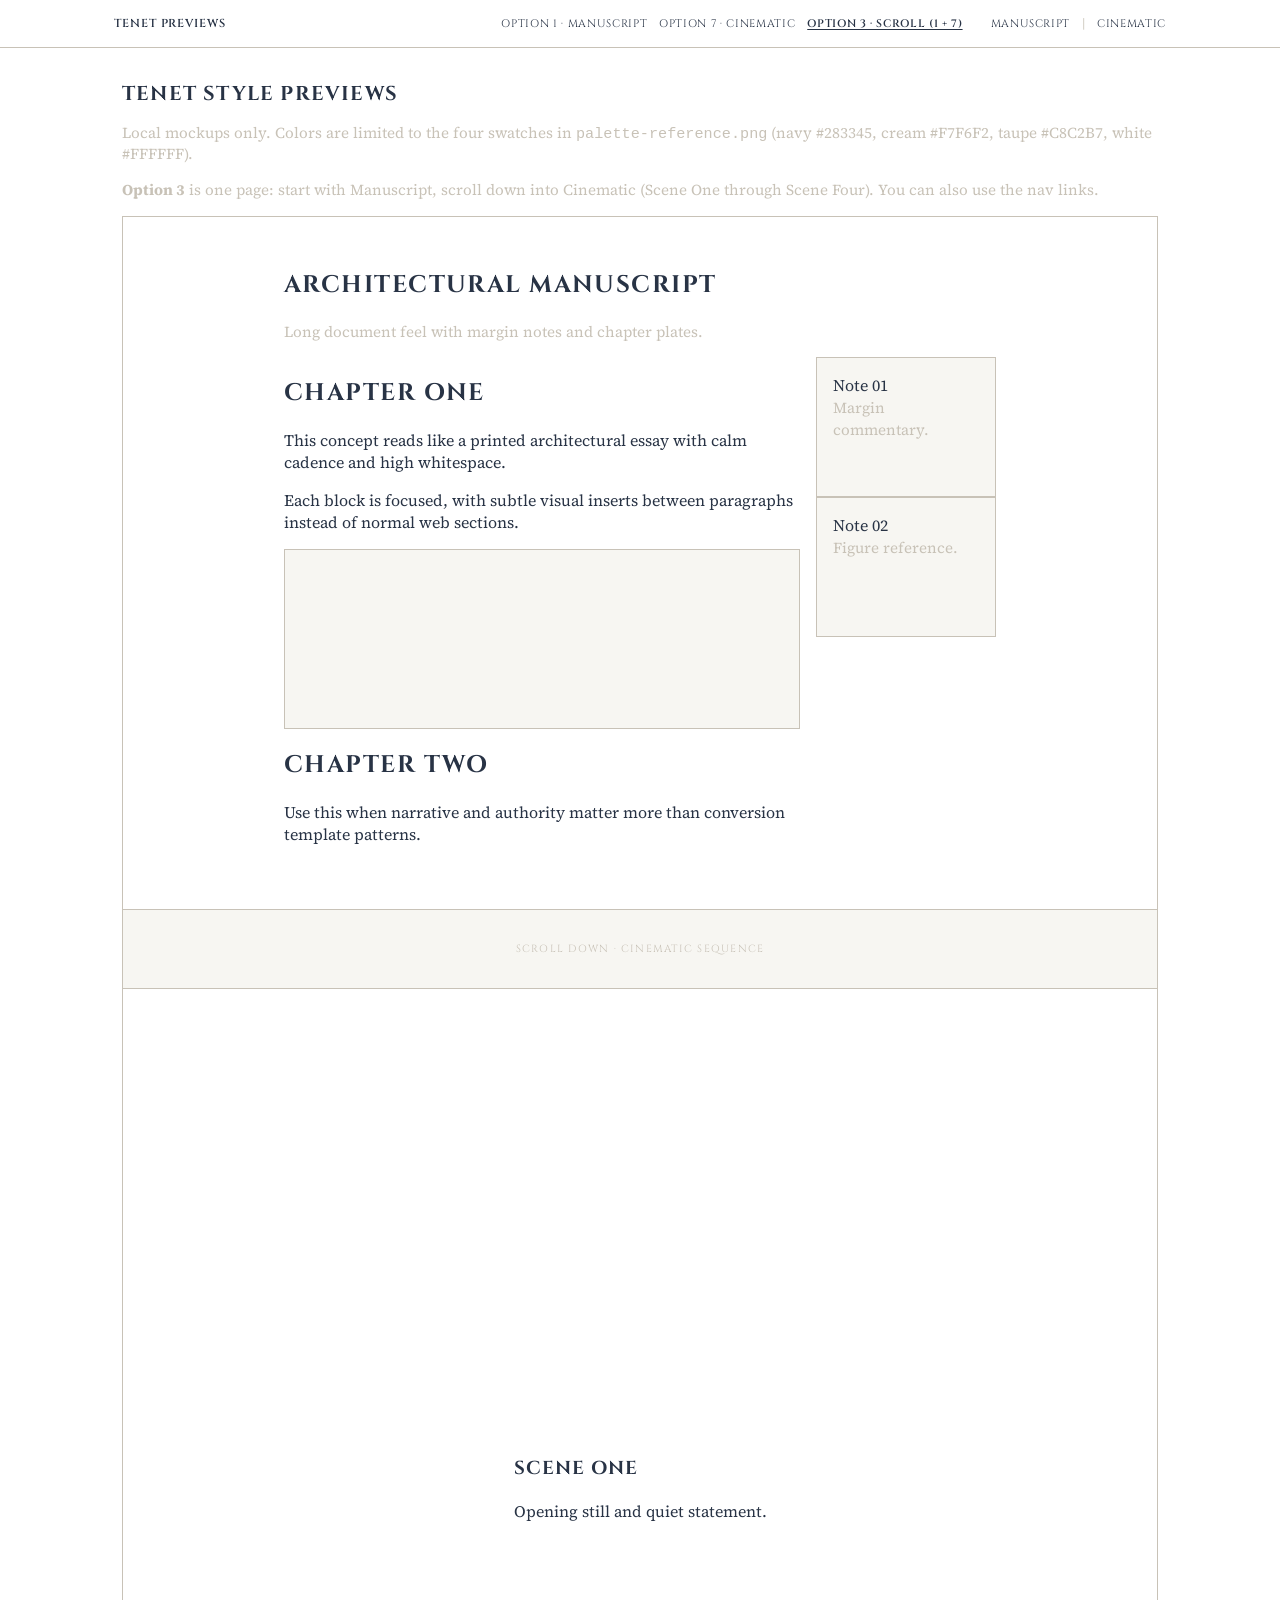
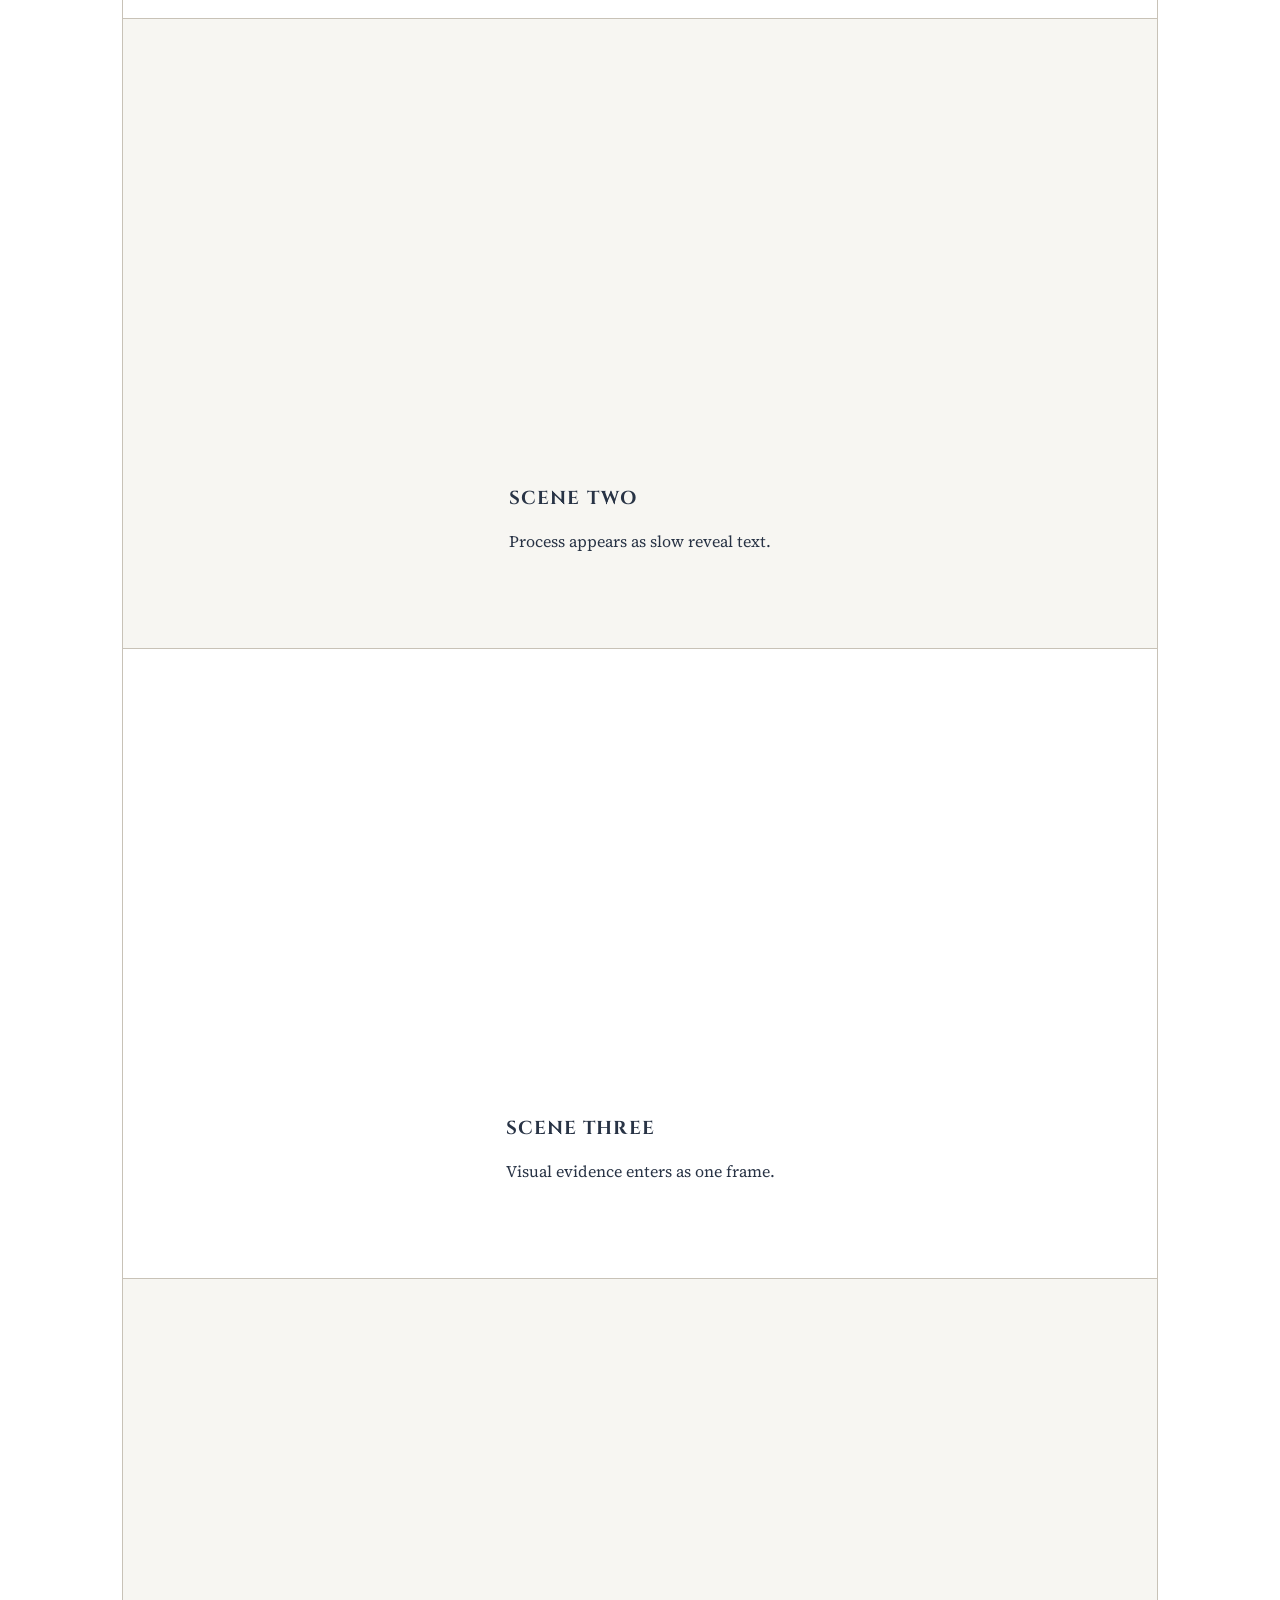
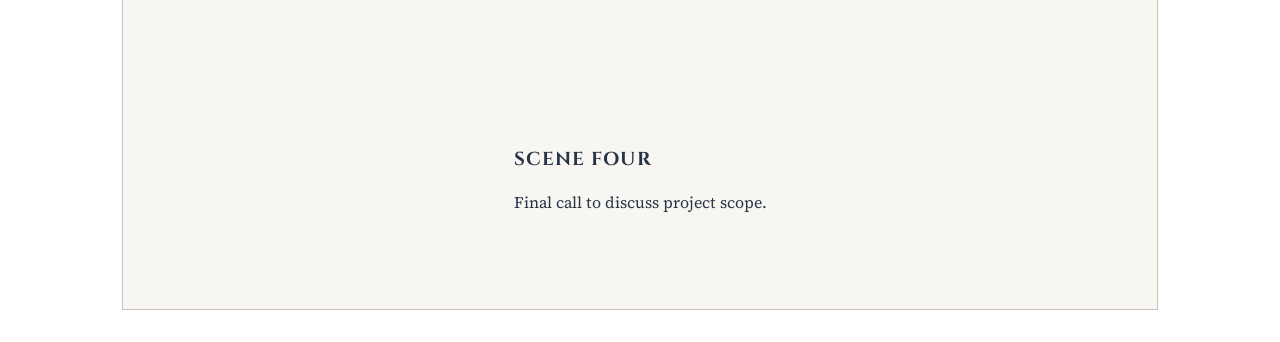
<file: index.html>
<!doctype html>
<html lang="en">
<head>
  <meta charset="UTF-8" />
  <meta name="viewport" content="width=device-width, initial-scale=1.0" />
  <title>Tenet style previews · Options 1, 7, and 3</title>
  <link rel="preconnect" href="https://fonts.googleapis.com">
  <link rel="preconnect" href="https://fonts.gstatic.com" crossorigin>
  <link href="https://fonts.googleapis.com/css2?family=Cinzel:wght@500;600&family=Source+Serif+4:wght@400;500&display=swap" rel="stylesheet">
  <link rel="stylesheet" href="./styles.css" />
  <style>
    .site-main-header {
      margin-bottom: 1rem;
    }
    .site-main-header h1 {
      margin: 0 0 0.35rem;
      font-size: 1.25rem;
    }
    .hub-panel > p.note {
      margin: 0 0 0.75rem;
    }
    .frame-wrap {
      border: 1px solid var(--taupe);
      background: var(--white);
      min-height: 72vh;
    }
    .frame-wrap iframe {
      display: block;
      width: 100%;
      height: 72vh;
      border: 0;
    }
  </style>
</head>
<body>
  <header class="site-nav" role="banner">
    <div class="site-nav-inner">
      <a class="site-nav-brand" href="index.html#p3">Tenet previews</a>
      <nav class="site-nav-primary" aria-label="Preview options">
        <a href="#p1" id="link-nav-1">Option 1 · Manuscript</a>
        <a href="#p7" id="link-nav-7">Option 7 · Cinematic</a>
        <a href="#p3" id="link-nav-3">Option 3 · Scroll (1 + 7)</a>
      </nav>
      <nav id="nav-jump-3" class="site-nav-jump" aria-label="Option 3 scroll targets" hidden>
        <a href="#manuscript" id="jump-manuscript">Manuscript</a>
        <span class="site-nav-sep" aria-hidden="true">|</span>
        <a href="#cinematic" id="jump-cinematic">Cinematic</a>
      </nav>
    </div>
  </header>

  <main class="wrap">
    <header class="site-main-header">
      <h1>Tenet style previews</h1>
      <p class="note">Local mockups only. Colors are limited to the four swatches in <code>palette-reference.png</code> (navy #283345, cream #F7F6F2, taupe #C8C2B7, white #FFFFFF).</p>
      <p class="note" style="margin-top:0.5rem"><strong>Option 3</strong> is one page: start with Manuscript, scroll down into Cinematic (Scene One through Scene Four). You can also use the nav links.</p>
    </header>

    <section id="panel-1" class="hub-panel" role="region" aria-label="Option 1" hidden>
      <p class="note">Full-page preview 1 (Architectural Manuscript), same content as Option 3 at the top.</p>
      <div class="frame-wrap">
        <iframe title="Option 1 – Manuscript" src="./01-manuscript.html?embed=1"></iframe>
      </div>
    </section>

    <section id="panel-7" class="hub-panel" role="region" aria-label="Option 7" hidden>
      <p class="note">Full-page preview 7 (Cinematic Sequence), same scenes as the lower part of Option 3.</p>
      <div class="frame-wrap">
        <iframe title="Option 7 – Cinematic" src="./07-cinematic.html?embed=1"></iframe>
      </div>
    </section>

    <section id="panel-3" class="hub-panel" role="region" aria-label="Option 3 combined scroll">
      <div class="opt3-flow">
        <div id="manuscript" class="opt3-anchor opt3-manuscript-inner">
          <h1>Architectural Manuscript</h1>
          <p class="note">Long document feel with margin notes and chapter plates.</p>
          <section style="display:grid;grid-template-columns:1fr 180px;gap:1rem">
            <article>
              <h2>Chapter One</h2>
              <p>This concept reads like a printed architectural essay with calm cadence and high whitespace.</p>
              <p>Each block is focused, with subtle visual inserts between paragraphs instead of normal web sections.</p>
              <div class="plate"></div>
              <h2>Chapter Two</h2>
              <p>Use this when narrative and authority matter more than conversion template patterns.</p>
            </article>
            <aside>
              <div class="card">Note 01<br><span class="note">Margin commentary.</span></div>
              <div class="card">Note 02<br><span class="note">Figure reference.</span></div>
            </aside>
          </section>
        </div>

        <div class="opt3-between" aria-hidden="true">Scroll down · Cinematic sequence</div>

        <div id="cinematic" class="opt3-anchor">
          <section class="scene" style="background:var(--white)"><div class="wrap"><h1>Scene One</h1><p>Opening still and quiet statement.</p></div></section>
          <section class="scene" style="background:var(--beige)"><div class="wrap"><h1>Scene Two</h1><p>Process appears as slow reveal text.</p></div></section>
          <section class="scene" style="background:var(--white)"><div class="wrap"><h1>Scene Three</h1><p>Visual evidence enters as one frame.</p></div></section>
          <section class="scene" style="background:var(--beige)"><div class="wrap"><h1>Scene Four</h1><p>Final call to discuss project scope.</p></div></section>
        </div>
      </div>
    </section>
  </main>

  <script>
    (function () {
      var panels = {
        "1": document.getElementById("panel-1"),
        "7": document.getElementById("panel-7"),
        "3": document.getElementById("panel-3")
      };
      var links = {
        "1": document.getElementById("link-nav-1"),
        "7": document.getElementById("link-nav-7"),
        "3": document.getElementById("link-nav-3")
      };
      var navJump = document.getElementById("nav-jump-3");

      function showMain(which) {
        ["1", "7", "3"].forEach(function (k) {
          var on = k === which;
          panels[k].hidden = !on;
          links[k].classList.toggle("is-active", on);
        });
        navJump.hidden = which !== "3";
        if (history.replaceState) {
          history.replaceState(null, "", "#p" + which);
        }
      }

      function hashToMode() {
        var h = (location.hash || "").replace(/^#/, "");
        if (h === "p1") return "1";
        if (h === "p7") return "7";
        if (h === "p3") return "3";
        return "3";
      }

      showMain(hashToMode());
      window.addEventListener("hashchange", function () {
        showMain(hashToMode());
      });

      function scrollToId(id) {
        var el = document.getElementById(id);
        if (!el) return;
        requestAnimationFrame(function () {
          requestAnimationFrame(function () {
            el.scrollIntoView({ behavior: "smooth", block: "start" });
          });
        });
      }

      function bindJump(anchor, id) {
        anchor.addEventListener("click", function (e) {
          e.preventDefault();
          showMain("3");
          if (history.replaceState) {
            history.replaceState(null, "", "#p3");
          }
          scrollToId(id);
        });
      }

      bindJump(document.getElementById("jump-manuscript"), "manuscript");
      bindJump(document.getElementById("jump-cinematic"), "cinematic");
    })();
  </script>
</body>
</html>
</file>
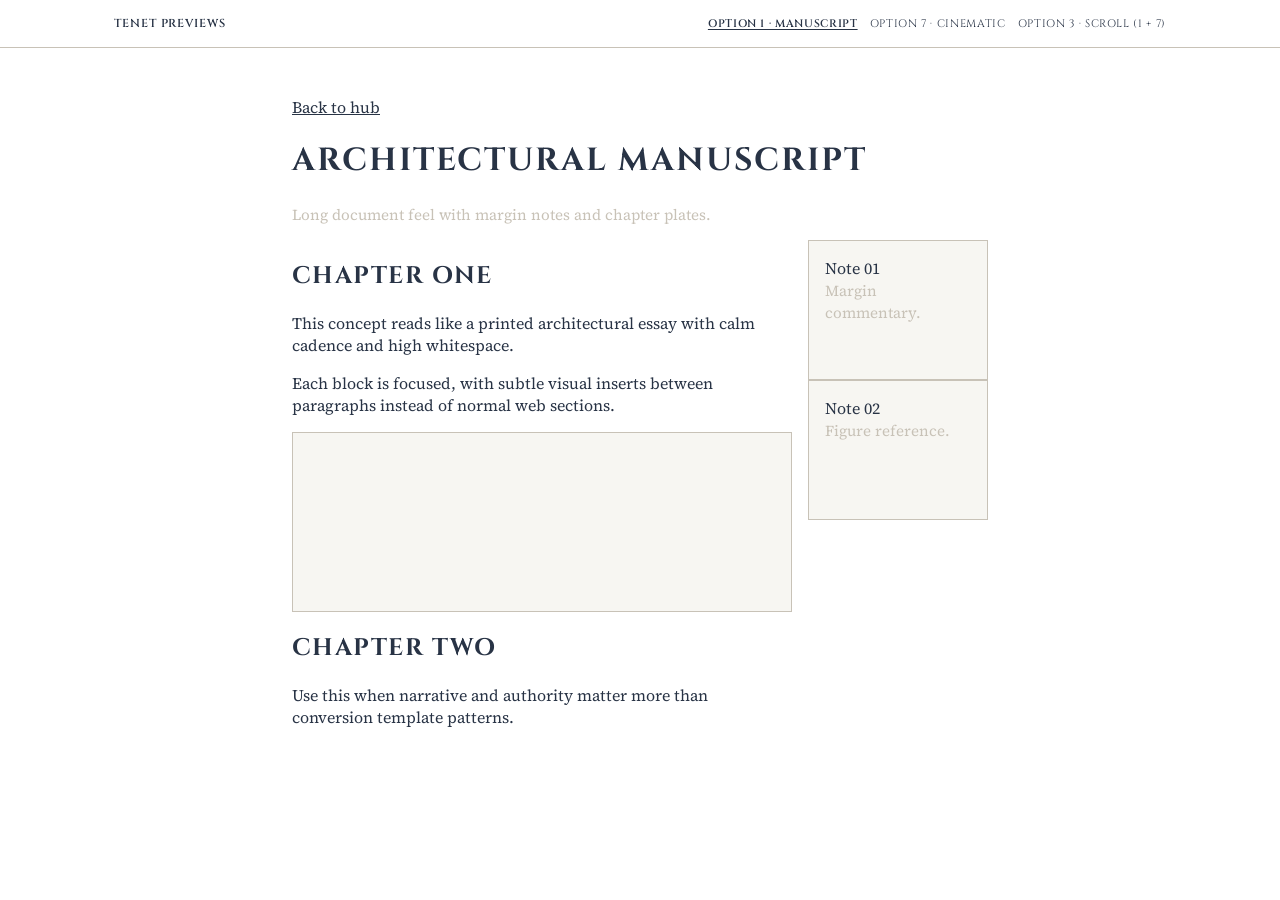
<file: 01-manuscript.html>
<!doctype html>
<html lang="en">
<head>
  <meta charset="UTF-8">
  <meta name="viewport" content="width=device-width, initial-scale=1">
  <title>Manuscript · Option 1</title>
  <link rel="preconnect" href="https://fonts.googleapis.com">
  <link rel="preconnect" href="https://fonts.gstatic.com" crossorigin>
  <link href="https://fonts.googleapis.com/css2?family=Cinzel:wght@500;600&family=Source+Serif+4:wght@400;500&display=swap" rel="stylesheet">
  <link rel="stylesheet" href="./styles.css">
  <script>
  (function () {
    if (/[?&]embed=1(?:&|$)/.test(location.search)) document.documentElement.classList.add("is-embed");
  })();
  </script>
</head>
<body>
  <header class="site-nav" role="banner">
    <div class="site-nav-inner">
      <a class="site-nav-brand" href="index.html#p3">Tenet previews</a>
      <nav class="site-nav-primary" aria-label="Preview options">
        <a href="index.html#p1" class="is-active">Option 1 · Manuscript</a>
        <a href="index.html#p7">Option 7 · Cinematic</a>
        <a href="index.html#p3">Option 3 · Scroll (1 + 7)</a>
      </nav>
    </div>
  </header>
  <main class="wrap" style="max-width:760px;margin:0 auto">
    <p class="nav-back"><a href="index.html#p1">Back to hub</a></p>
    <h1>Architectural Manuscript</h1>
    <p class="note">Long document feel with margin notes and chapter plates.</p>
    <section style="display:grid;grid-template-columns:1fr 180px;gap:1rem">
      <article>
        <h2>Chapter One</h2>
        <p>This concept reads like a printed architectural essay with calm cadence and high whitespace.</p>
        <p>Each block is focused, with subtle visual inserts between paragraphs instead of normal web sections.</p>
        <div class="plate"></div>
        <h2>Chapter Two</h2>
        <p>Use this when narrative and authority matter more than conversion template patterns.</p>
      </article>
      <aside>
        <div class="card">Note 01<br><span class="note">Margin commentary.</span></div>
        <div class="card">Note 02<br><span class="note">Figure reference.</span></div>
      </aside>
    </section>
  </main>
</body>
</html>
</file>
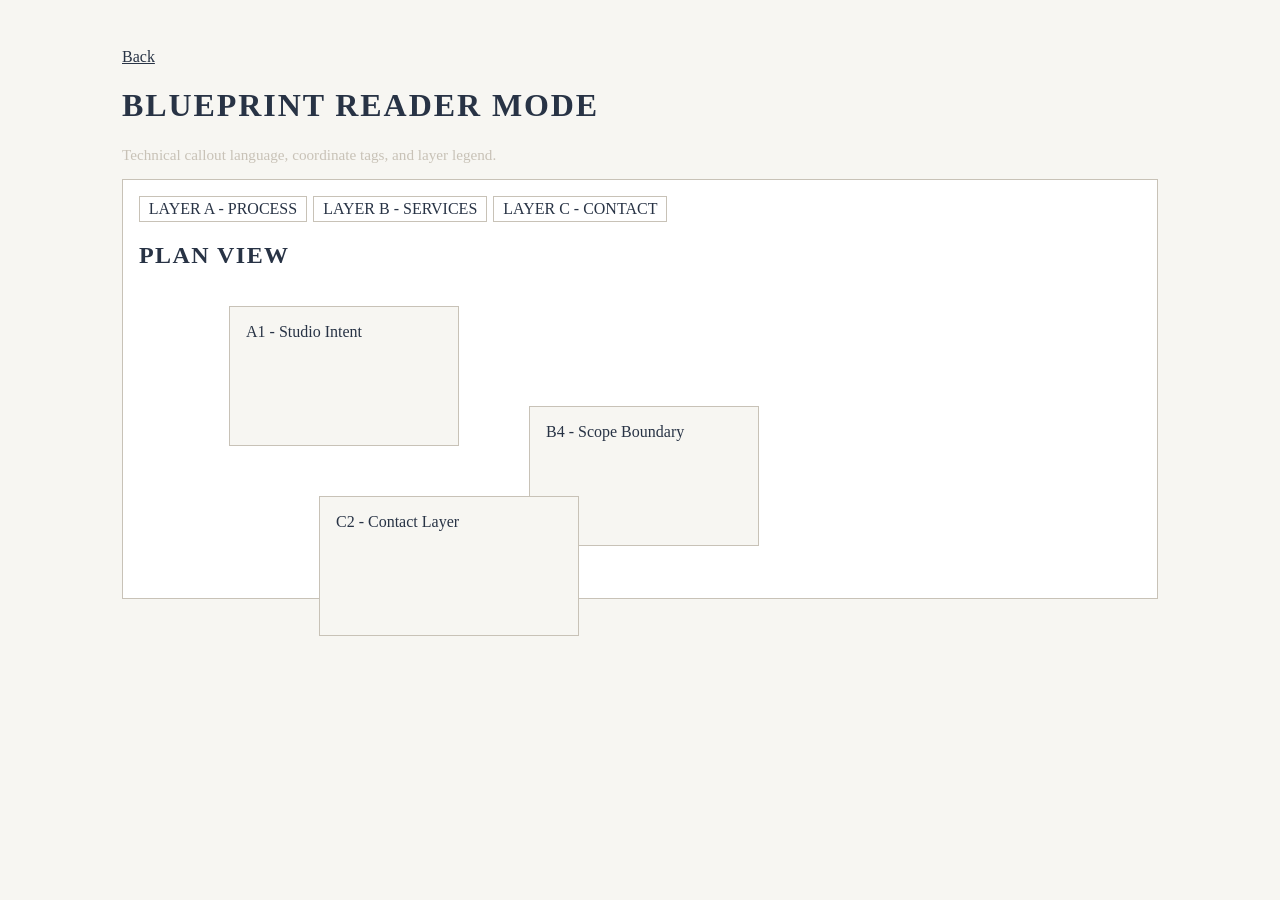
<file: 02-blueprint.html>
<!doctype html>
<html><head>
<meta charset="UTF-8"><meta name="viewport" content="width=device-width, initial-scale=1">
<title>Blueprint Reader</title><link rel="stylesheet" href="./styles.css">
</head><body style="background:var(--beige)">
<main class="wrap">
  <p><a href="./index.html">Back</a></p>
  <h1>Blueprint Reader Mode</h1>
  <p class="note">Technical callout language, coordinate tags, and layer legend.</p>
  <div style="border:1px solid var(--taupe);padding:1rem;background:var(--white);position:relative;min-height:420px">
    <div style="position:relative">
      <span class="chip">LAYER A - PROCESS</span><span class="chip">LAYER B - SERVICES</span><span class="chip">LAYER C - CONTACT</span>
      <h2>Plan View</h2>
      <div class="card" style="position:absolute;top:110px;left:90px;width:230px">A1 - Studio Intent</div>
      <div class="card" style="position:absolute;top:210px;left:390px;width:230px">B4 - Scope Boundary</div>
      <div class="card" style="position:absolute;top:300px;left:180px;width:260px">C2 - Contact Layer</div>
    </div>
  </div>
</main>
</body></html>
</file>
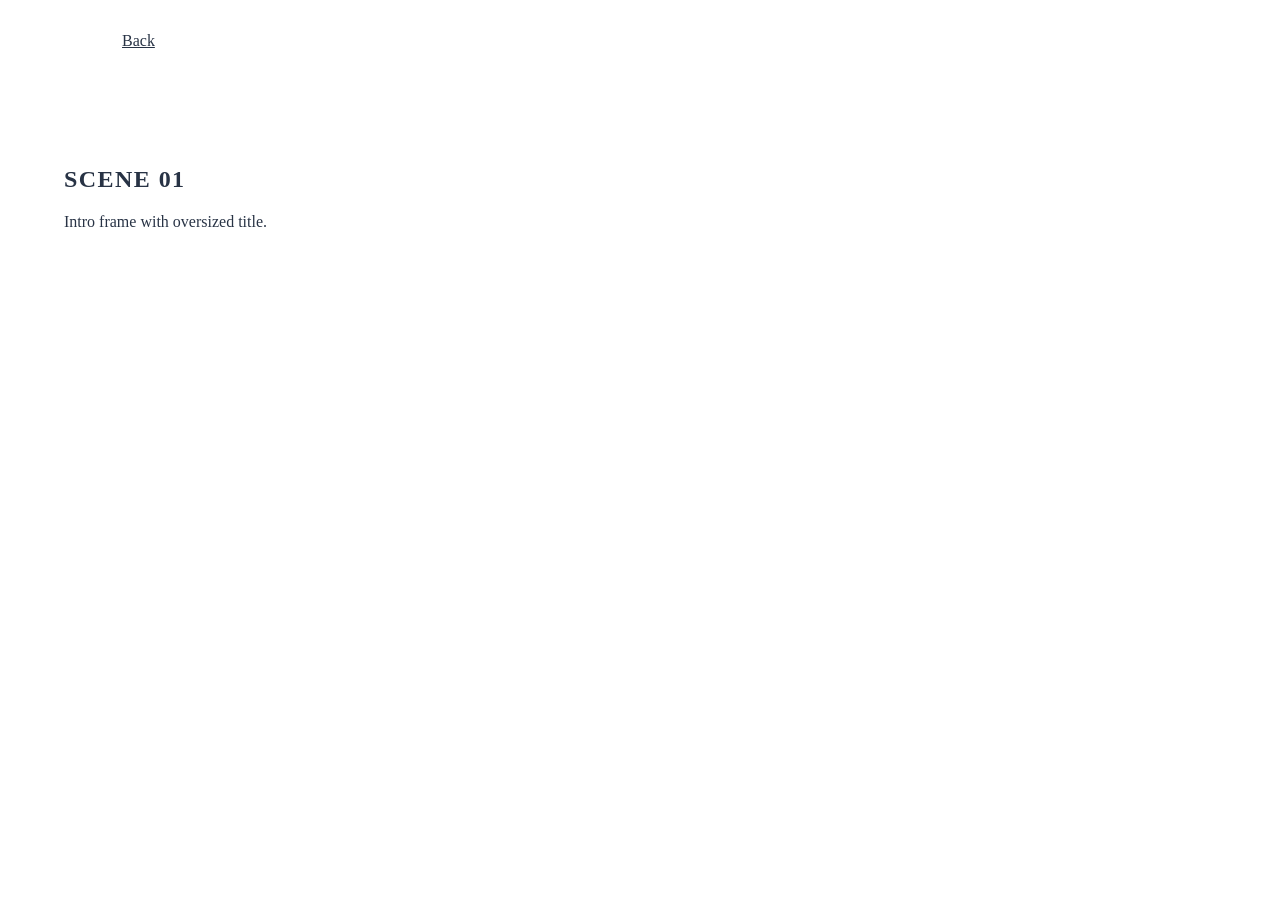
<file: 03-horizontal.html>
<!doctype html>
<html><head>
<meta charset="UTF-8"><meta name="viewport" content="width=device-width, initial-scale=1">
<title>Horizontal Ribbon</title><link rel="stylesheet" href="./styles.css">
</head><body>
<p class="wrap"><a href="./index.html">Back</a></p>
<div style="display:flex;overflow-x:auto;scroll-snap-type:x mandatory;height:80vh">
  <section style="min-width:100vw;scroll-snap-align:start;padding:4rem;background:var(--white)"><h1>Scene 01</h1><p>Intro frame with oversized title.</p></section>
  <section style="min-width:100vw;scroll-snap-align:start;padding:4rem;background:var(--beige)"><h1>Scene 02</h1><p>Service stance in one bold line.</p></section>
  <section style="min-width:100vw;scroll-snap-align:start;padding:4rem;background:var(--white)"><h1>Scene 03</h1><p>Selected visuals enter as strips.</p></section>
  <section style="min-width:100vw;scroll-snap-align:start;padding:4rem;background:var(--beige)"><h1>Scene 04</h1><p>Contact as final horizontal panel.</p></section>
</div>
</body></html>
</file>
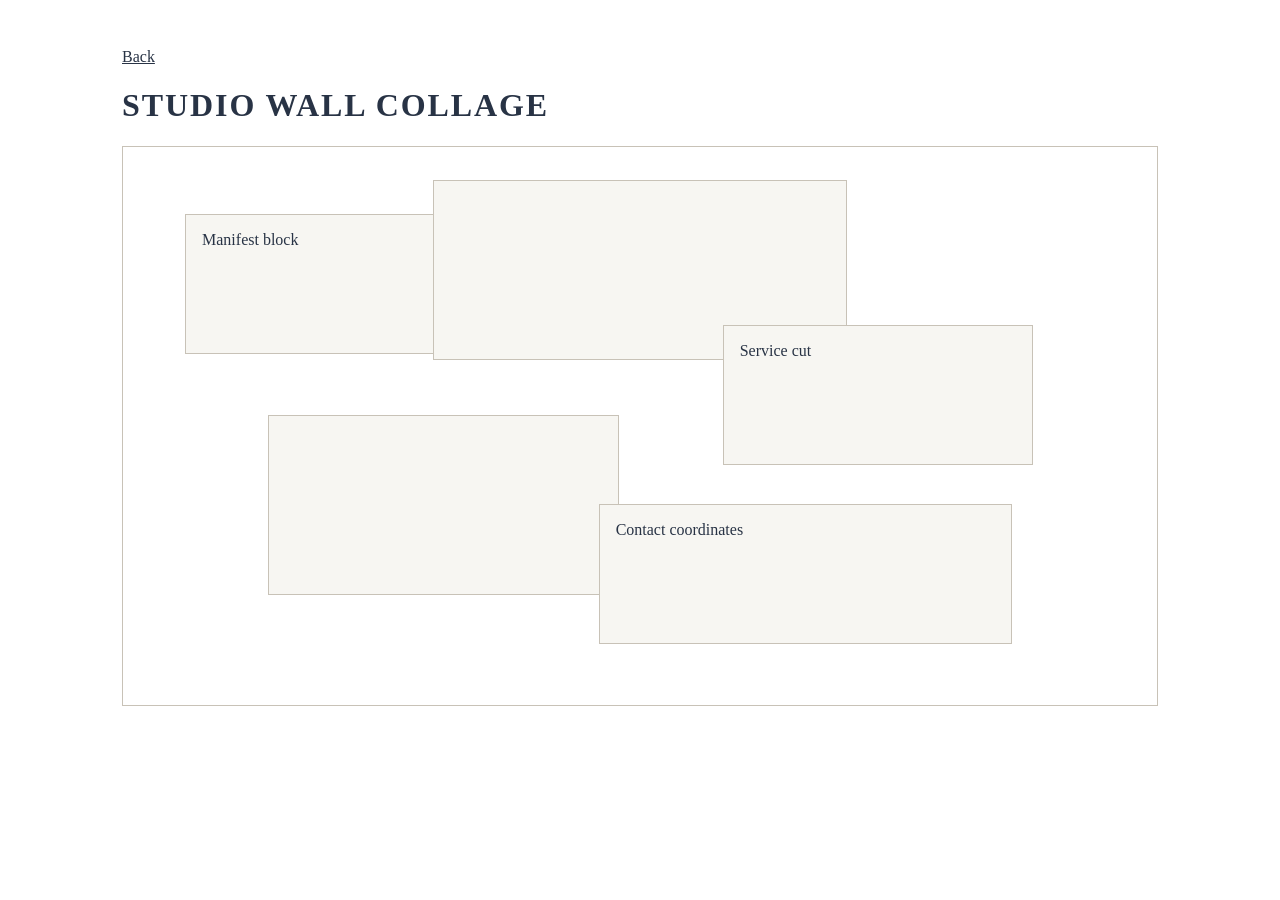
<file: 04-collage.html>
<!doctype html>
<html><head>
<meta charset="UTF-8"><meta name="viewport" content="width=device-width, initial-scale=1">
<title>Studio Wall Collage</title><link rel="stylesheet" href="./styles.css">
</head><body>
<main class="wrap">
  <p><a href="./index.html">Back</a></p>
  <h1>Studio Wall Collage</h1>
  <div style="position:relative;height:560px;border:1px solid var(--taupe);background:var(--white)">
    <div class="card" style="position:absolute;left:6%;top:12%;width:35%">Manifest block</div>
    <div class="plate" style="position:absolute;left:30%;top:6%;width:40%"></div>
    <div class="card" style="position:absolute;left:58%;top:32%;width:30%">Service cut</div>
    <div class="plate" style="position:absolute;left:14%;top:48%;width:34%"></div>
    <div class="card" style="position:absolute;left:46%;top:64%;width:40%">Contact coordinates</div>
  </div>
</main>
</body></html>
</file>
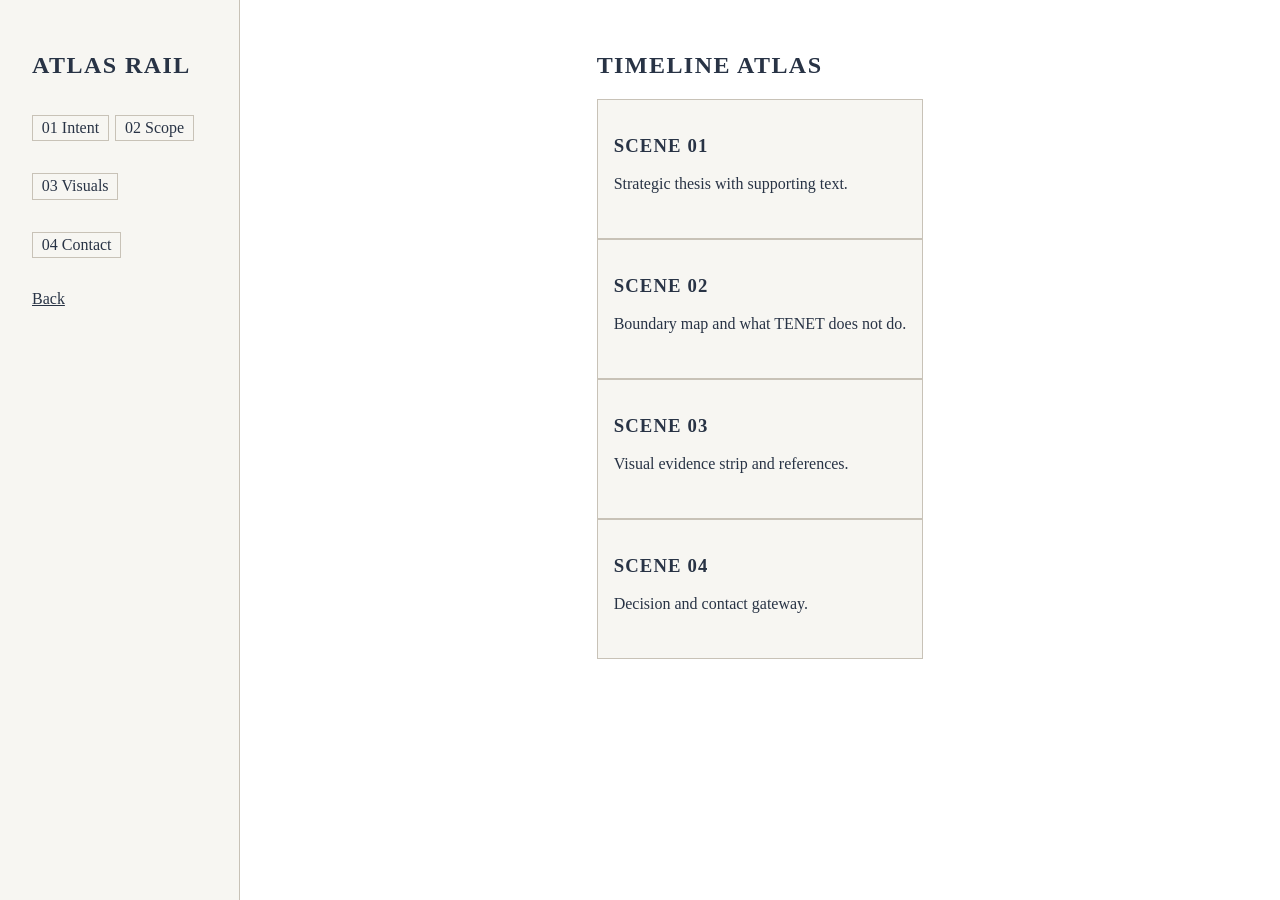
<file: 05-atlas.html>
<!doctype html>
<html><head>
<meta charset="UTF-8"><meta name="viewport" content="width=device-width, initial-scale=1">
<title>Timeline Atlas</title><link rel="stylesheet" href="./styles.css">
</head><body>
<main style="display:grid;grid-template-columns:240px 1fr;min-height:100vh">
  <aside style="padding:2rem;border-right:1px solid var(--taupe);position:sticky;top:0;height:100vh;background:var(--beige)">
    <h2>Atlas Rail</h2>
    <p class="chip">01 Intent</p><p class="chip">02 Scope</p><p class="chip">03 Visuals</p><p class="chip">04 Contact</p>
    <p><a href="./index.html">Back</a></p>
  </aside>
  <section class="wrap">
    <h1>Timeline Atlas</h1>
    <div class="card"><h3>Scene 01</h3><p>Strategic thesis with supporting text.</p></div>
    <div class="card"><h3>Scene 02</h3><p>Boundary map and what TENET does not do.</p></div>
    <div class="card"><h3>Scene 03</h3><p>Visual evidence strip and references.</p></div>
    <div class="card"><h3>Scene 04</h3><p>Decision and contact gateway.</p></div>
  </section>
</main>
</body></html>
</file>
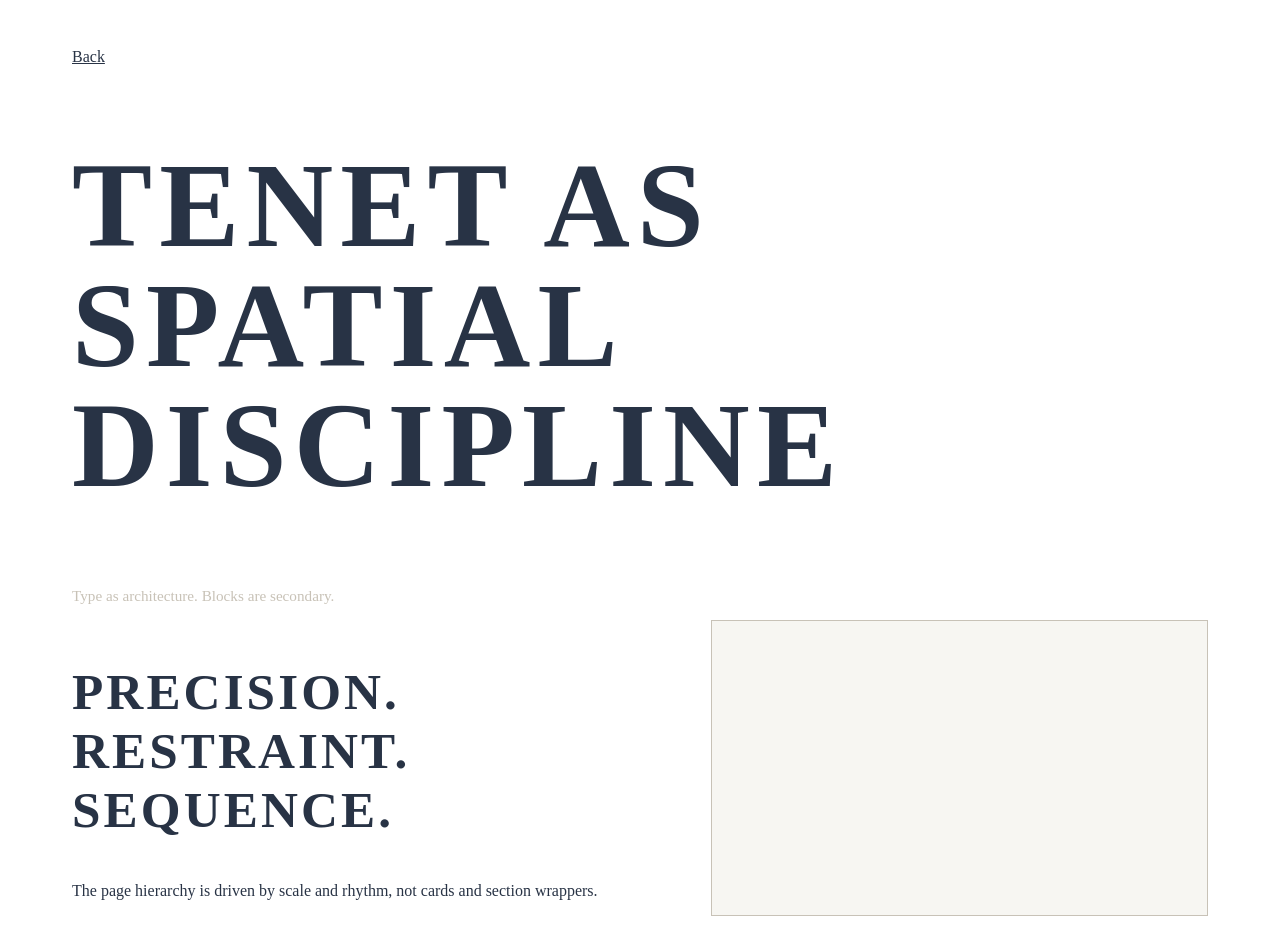
<file: 06-typography.html>
<!doctype html>
<html><head>
<meta charset="UTF-8"><meta name="viewport" content="width=device-width, initial-scale=1">
<title>Monolithic Typography</title><link rel="stylesheet" href="./styles.css">
</head><body>
<main class="wrap" style="max-width:1200px">
  <p><a href="./index.html">Back</a></p>
  <h1 style="font-size:clamp(2.8rem,10vw,7.5rem);line-height:1">Tenet As Spatial Discipline</h1>
  <p class="note">Type as architecture. Blocks are secondary.</p>
  <div style="display:grid;grid-template-columns:1.1fr .9fr;gap:2rem">
    <div>
      <h2 style="font-size:clamp(1.5rem,4vw,3.5rem)">Precision. Restraint. Sequence.</h2>
      <p>The page hierarchy is driven by scale and rhythm, not cards and section wrappers.</p>
    </div>
    <div class="plate"></div>
  </div>
</main>
</body></html>
</file>
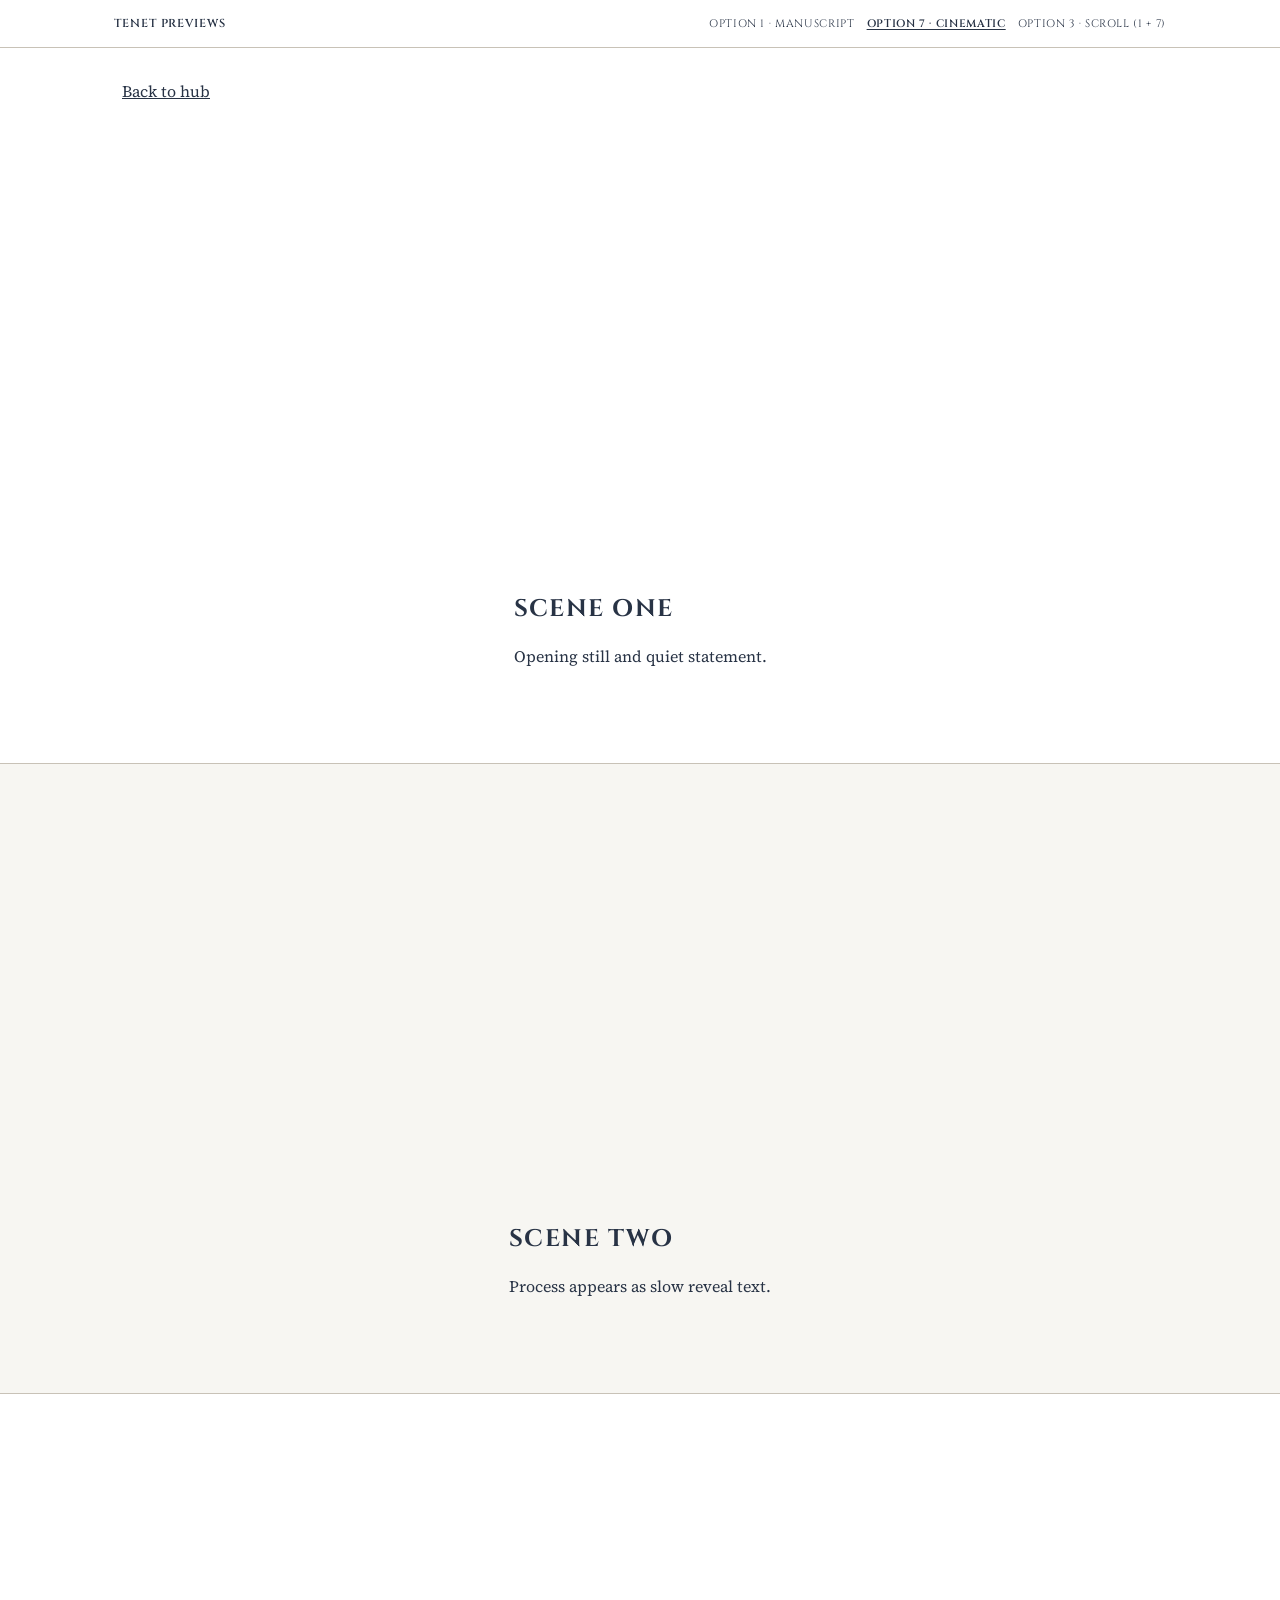
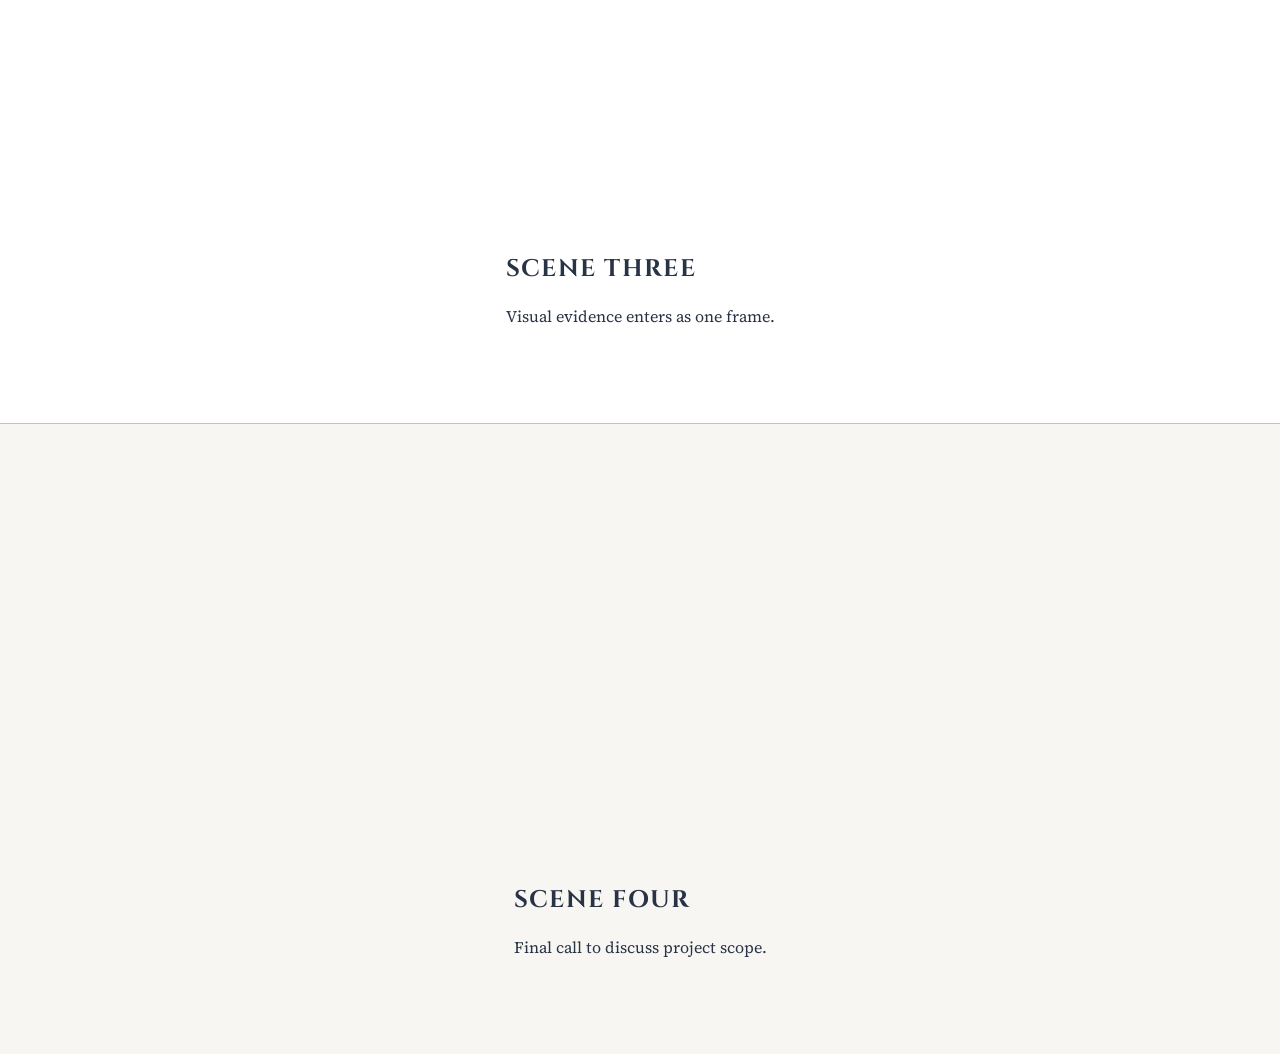
<file: 07-cinematic.html>
<!doctype html>
<html lang="en">
<head>
  <meta charset="UTF-8">
  <meta name="viewport" content="width=device-width, initial-scale=1">
  <title>Cinematic · Option 7</title>
  <link rel="preconnect" href="https://fonts.googleapis.com">
  <link rel="preconnect" href="https://fonts.gstatic.com" crossorigin>
  <link href="https://fonts.googleapis.com/css2?family=Cinzel:wght@500;600&family=Source+Serif+4:wght@400;500&display=swap" rel="stylesheet">
  <link rel="stylesheet" href="./styles.css">
  <script>
  (function () {
    if (/[?&]embed=1(?:&|$)/.test(location.search)) document.documentElement.classList.add("is-embed");
  })();
  </script>
</head>
<body>
  <header class="site-nav" role="banner">
    <div class="site-nav-inner">
      <a class="site-nav-brand" href="index.html#p3">Tenet previews</a>
      <nav class="site-nav-primary" aria-label="Preview options">
        <a href="index.html#p1">Option 1 · Manuscript</a>
        <a href="index.html#p7" class="is-active">Option 7 · Cinematic</a>
        <a href="index.html#p3">Option 3 · Scroll (1 + 7)</a>
      </nav>
    </div>
  </header>
  <p class="wrap nav-back"><a href="index.html#p7">Back to hub</a></p>
  <section class="scene" style="background:var(--white)"><div class="wrap"><h1>Scene One</h1><p>Opening still and quiet statement.</p></div></section>
  <section class="scene" style="background:var(--beige)"><div class="wrap"><h1>Scene Two</h1><p>Process appears as slow reveal text.</p></div></section>
  <section class="scene" style="background:var(--white)"><div class="wrap"><h1>Scene Three</h1><p>Visual evidence enters as one frame.</p></div></section>
  <section class="scene" style="background:var(--beige)"><div class="wrap"><h1>Scene Four</h1><p>Final call to discuss project scope.</p></div></section>
</body>
</html>
</file>
<file: styles.css>
/*
 * Four colors only, matched to palette-reference.png (same swatches as your reference art).
 * Navy = small square · Cream = large field · Taupe = “tenet” wordmark · White = page ground.
 * No other hex/rgb values: no rgba blends, no gradients between other hues, no opacity mixes.
 */
:root {
  --navy: #283345;
  --beige: #f7f6f2;
  --white: #ffffff;
  --taupe: #c8c2b7;
}

* { box-sizing: border-box; }
html {
  scroll-behavior: smooth;
}
@media (prefers-reduced-motion: reduce) {
  html {
    scroll-behavior: auto;
  }
}
body {
  margin: 0;
  background: var(--white);
  color: var(--navy);
  font-family: "Source Serif 4", Georgia, serif;
}
h1, h2, h3, .caps {
  font-family: "Cinzel", "Times New Roman", serif;
  text-transform: uppercase;
  letter-spacing: .06em;
}
a { color: var(--navy); }
.wrap { max-width: 1100px; margin: 0 auto; padding: 2rem; }
.home-grid {
  display: grid;
  grid-template-columns: repeat(auto-fit, minmax(230px, 1fr));
  gap: 1rem;
}
.card {
  border: 1px solid var(--taupe);
  background: var(--beige);
  padding: 1rem;
  min-height: 140px;
}
.note { color: var(--taupe); font-size: .95rem; }
.chip { display: inline-block; border: 1px solid var(--taupe); padding: .2rem .55rem; margin-right: .4rem; }
.plate {
  background: var(--beige);
  border: 1px solid var(--taupe);
  min-height: 180px;
}

/* Hide chrome when preview is embedded inside hub iframes. */
html.is-embed .nav-back,
html.is-embed .site-nav {
  display: none !important;
}

/* Shared sticky navigation (index + standalone previews). */
.site-nav {
  position: sticky;
  top: 0;
  z-index: 200;
  background: var(--white);
  border-bottom: 1px solid var(--taupe);
}
.site-nav-inner {
  max-width: 1100px;
  margin: 0 auto;
  padding: 0.65rem 1.5rem;
  display: flex;
  flex-wrap: wrap;
  align-items: center;
  gap: 0.75rem 1.25rem;
}
.site-nav-brand {
  font-family: Cinzel, "Times New Roman", serif;
  text-transform: uppercase;
  letter-spacing: 0.08em;
  font-size: 0.72rem;
  font-weight: 600;
  text-decoration: none;
  color: var(--navy);
  margin-right: auto;
}
.site-nav-brand:hover {
  text-decoration: underline;
}
.site-nav-primary,
.site-nav-jump {
  display: flex;
  flex-wrap: wrap;
  align-items: center;
  gap: 0.35rem 0.75rem;
}
.site-nav-primary a,
.site-nav-jump a {
  font-family: Cinzel, "Times New Roman", serif;
  text-transform: uppercase;
  letter-spacing: 0.06em;
  font-size: 0.68rem;
  text-decoration: none;
  padding: 0.35rem 0;
  border: none;
  background: transparent;
  color: var(--navy);
}
.site-nav-primary a:hover,
.site-nav-jump a:hover {
  text-decoration: underline;
  text-underline-offset: 0.22em;
}
.site-nav-primary a:focus-visible,
.site-nav-jump a:focus-visible {
  outline: 2px solid var(--navy);
  outline-offset: 3px;
}
.site-nav-primary a.is-active,
.site-nav-jump a.is-active {
  background: transparent;
  color: var(--navy);
  text-decoration: underline;
  text-underline-offset: 0.22em;
  font-weight: 600;
}
.site-nav-sep {
  color: var(--taupe);
  font-size: 0.75rem;
  user-select: none;
}
.site-nav-jump {
  width: 100%;
  justify-content: flex-end;
  padding-top: 0.15rem;
  margin-top: 0.15rem;
  border-top: 1px dashed var(--taupe);
}
@media (min-width: 720px) {
  .site-nav-jump {
    width: auto;
    margin-top: 0;
    padding-top: 0;
    border-top: none;
    margin-left: 0.5rem;
  }
}

/* Cinematic scenes (Option 7 and Option 3 stack). */
.scene {
  min-height: 70vh;
  padding: 3rem 2rem;
  display: grid;
  align-content: end;
  border-bottom: 1px solid var(--taupe);
  outline: 2px solid transparent;
  outline-offset: -2px;
  transition: outline-color 0.35s ease;
}
.scene:last-child {
  border-bottom: none;
}
.scene:hover {
  outline-color: var(--taupe);
}
.scene > .wrap {
  transition: transform 0.45s cubic-bezier(0.22, 1, 0.36, 1);
}
.scene:hover > .wrap {
  transform: translateY(-6px);
}
@media (prefers-reduced-motion: reduce) {
  .scene {
    transition: none;
  }
  .scene > .wrap {
    transition: none;
  }
  .scene:hover > .wrap {
    transform: none;
  }
}

/* Option 3: single scroll column */
.opt3-flow {
  border: 1px solid var(--taupe);
  background: var(--white);
}
.opt3-anchor {
  scroll-margin-top: 5.5rem;
}
.opt3-between {
  text-align: center;
  padding: 2rem 1.5rem;
  background: var(--beige);
  border-top: 1px solid var(--taupe);
  border-bottom: 1px solid var(--taupe);
  font-family: Cinzel, "Times New Roman", serif;
  text-transform: uppercase;
  letter-spacing: 0.12em;
  font-size: 0.65rem;
  color: var(--taupe);
}
.opt3-manuscript-inner {
  max-width: 760px;
  margin: 0 auto;
  padding: 2rem 1.5rem 3rem;
}
</file>
